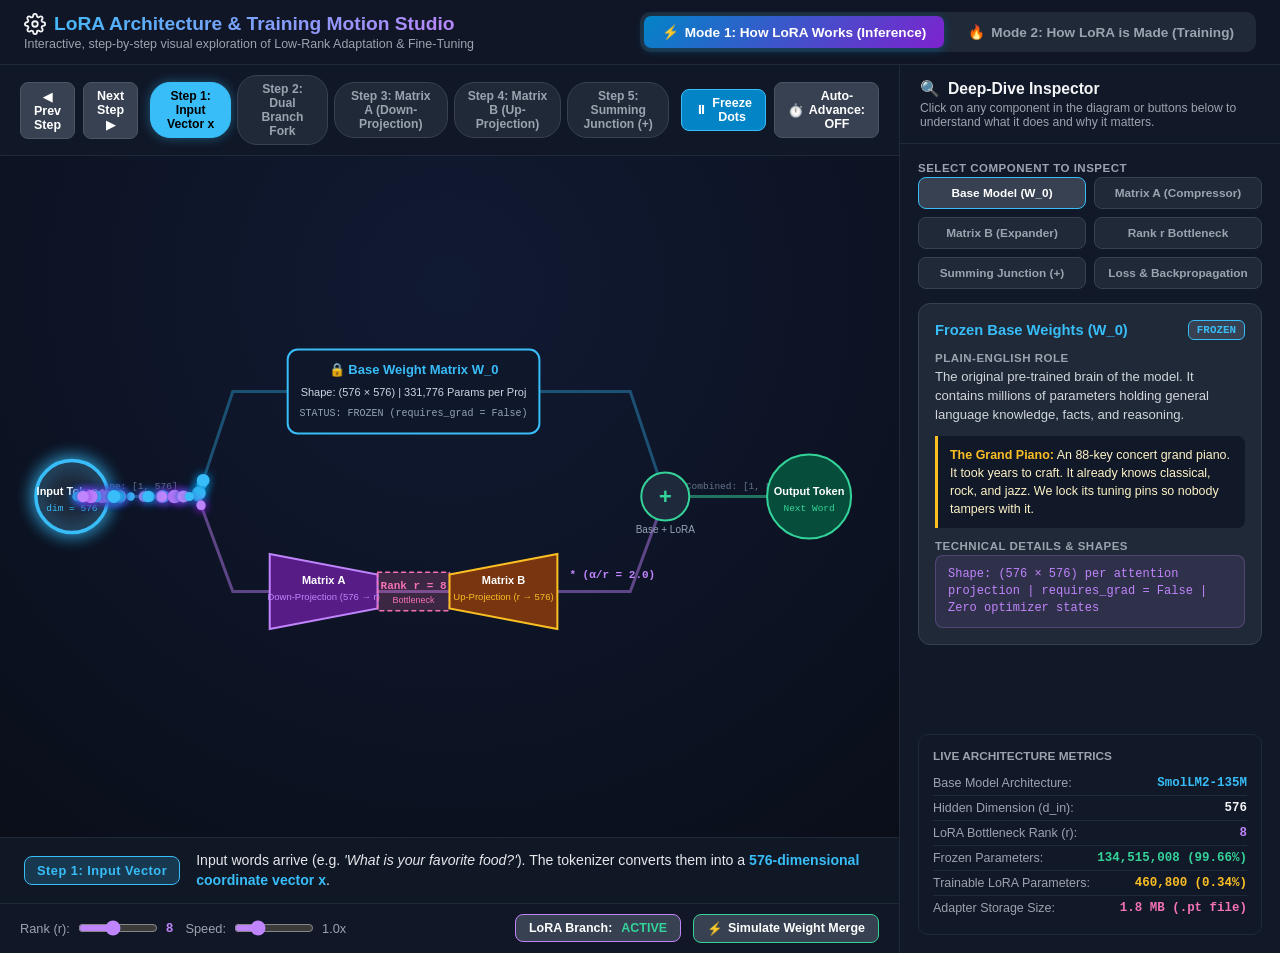
<file: lora_visualizer.html>
<!doctype html>
<html lang="en">
  <head>
    <meta charset="UTF-8" />
    <meta name="viewport" content="width=device-width, initial-scale=1.0" />
    <title>LoRA Interactive Visualizer: Step-by-Step & Detailed Guide</title>
    <style>
      :root {
        --bg: #090d16;
        --card-bg: #111827;
        --card-border: #1f2937;
        --text: #f3f4f6;
        --text-muted: #9ca3af;
        --accent-blue: #38bdf8;
        --accent-purple: #c084fc;
        --accent-pink: #f472b6;
        --accent-amber: #fbbf24;
        --accent-green: #34d399;
        --accent-red: #f87171;
      }

      * {
        box-sizing: border-box;
        margin: 0;
        padding: 0;
        font-family:
          -apple-system, BlinkMacSystemFont, 'Segoe UI', Roboto, Oxygen, Ubuntu,
          Cantarell, sans-serif;
      }

      body {
        background-color: var(--bg);
        color: var(--text);
        min-height: 100vh;
        display: flex;
        flex-direction: column;
        overflow-x: hidden;
      }

      /* Top Navigation Header */
      header {
        padding: 12px 24px;
        border-bottom: 1px solid var(--card-border);
        background: rgba(17, 24, 39, 0.95);
        backdrop-filter: blur(12px);
        display: flex;
        justify-content: space-between;
        align-items: center;
        position: sticky;
        top: 0;
        z-index: 50;
      }

      .title-group h1 {
        font-size: 1.2rem;
        font-weight: 700;
        background: linear-gradient(135deg, #38bdf8, #c084fc);
        background-clip: text;
        -webkit-background-clip: text;
        -webkit-text-fill-color: transparent;
        display: flex;
        align-items: center;
        gap: 8px;
      }

      .title-group p {
        font-size: 0.78rem;
        color: var(--text-muted);
        margin-top: 2px;
      }

      /* Mode Selection Tabs */
      .mode-tabs {
        display: flex;
        background: #1f2937;
        padding: 4px;
        border-radius: 10px;
        gap: 6px;
      }

      .tab-btn {
        padding: 8px 18px;
        border: none;
        background: transparent;
        color: var(--text-muted);
        border-radius: 7px;
        cursor: pointer;
        font-size: 0.85rem;
        font-weight: 700;
        transition: all 0.2s ease;
        display: flex;
        align-items: center;
        gap: 6px;
      }

      .tab-btn.active.inference {
        background: linear-gradient(135deg, #0284c7, #7e22ce);
        color: #fff;
        box-shadow: 0 2px 10px rgba(2, 132, 199, 0.4);
      }

      .tab-btn.active.training {
        background: linear-gradient(135deg, #b91c1c, #d97706);
        color: #fff;
        box-shadow: 0 2px 10px rgba(185, 28, 28, 0.4);
      }

      /* Main Grid Layout */
      .app-container {
        display: grid;
        grid-template-columns: 1fr 380px;
        flex: 1;
        height: calc(100vh - 66px);
      }

      /* Visualizer Stage */
      .canvas-section {
        display: flex;
        flex-direction: column;
        position: relative;
        border-right: 1px solid var(--card-border);
        background: radial-gradient(
          circle at 50% 25%,
          #111a33 0%,
          #090d16 100%
        );
        overflow: hidden;
      }

      /* Step Navigation Bar */
      .step-navigator {
        padding: 10px 20px;
        background: rgba(17, 24, 39, 0.9);
        border-bottom: 1px solid var(--card-border);
        display: flex;
        align-items: center;
        justify-content: space-between;
        gap: 12px;
        z-index: 10;
      }

      .step-btn-group {
        display: flex;
        gap: 6px;
        align-items: center;
      }

      .step-pill {
        background: #1f2937;
        border: 1px solid #374151;
        color: var(--text-muted);
        padding: 6px 12px;
        border-radius: 20px;
        font-size: 0.76rem;
        font-weight: 700;
        cursor: pointer;
        transition: all 0.15s ease;
      }

      .step-pill:hover {
        background: #374151;
        color: #fff;
      }

      .step-pill.active {
        background: var(--accent-blue);
        color: #000;
        border-color: var(--accent-blue);
        box-shadow: 0 0 12px rgba(56, 189, 248, 0.4);
      }

      .step-pill.active.train {
        background: var(--accent-amber);
        color: #000;
        border-color: var(--accent-amber);
        box-shadow: 0 0 12px rgba(251, 191, 36, 0.4);
      }

      .step-nav-btn {
        background: #374151;
        color: #fff;
        border: 1px solid #4b5563;
        padding: 6px 13px;
        border-radius: 8px;
        font-size: 0.78rem;
        font-weight: 700;
        cursor: pointer;
        display: flex;
        align-items: center;
        gap: 5px;
        transition: all 0.15s ease;
      }

      .step-nav-btn:hover {
        background: #4b5563;
      }

      /* Canvas */
      #visualizer-canvas {
        flex: 1;
        width: 100%;
        height: 100%;
        display: block;
      }

      /* Bottom Control Bar */
      .bottom-bar {
        padding: 10px 20px;
        background: rgba(17, 24, 39, 0.95);
        border-top: 1px solid var(--card-border);
        display: flex;
        align-items: center;
        justify-content: space-between;
        gap: 16px;
        z-index: 10;
      }

      .control-cluster {
        display: flex;
        align-items: center;
        gap: 12px;
      }

      .slider-item {
        display: flex;
        align-items: center;
        gap: 8px;
        font-size: 0.8rem;
        color: var(--text-muted);
      }

      .slider-item input[type='range'] {
        width: 80px;
        accent-color: var(--accent-purple);
        cursor: pointer;
      }

      /* Step Explanation Banner (Under Canvas) */
      .step-banner {
        background: rgba(17, 24, 39, 0.92);
        border-top: 1px solid #1f2937;
        padding: 12px 24px;
        display: flex;
        align-items: center;
        gap: 16px;
      }

      .step-badge-large {
        padding: 6px 12px;
        border-radius: 8px;
        font-weight: 800;
        font-size: 0.8rem;
        letter-spacing: 0.5px;
        white-space: nowrap;
      }

      .step-desc-text {
        font-size: 0.88rem;
        line-height: 1.45;
        color: #e5e7eb;
      }

      .step-desc-text strong {
        color: var(--accent-blue);
      }

      /* Sidebar / Deep-Dive Inspector */
      .sidebar {
        background: var(--card-bg);
        display: flex;
        flex-direction: column;
        overflow-y: auto;
      }

      .sidebar-header {
        padding: 14px 20px;
        border-bottom: 1px solid var(--card-border);
      }

      .sidebar-header h2 {
        font-size: 0.98rem;
        font-weight: 700;
        color: #f3f4f6;
        display: flex;
        align-items: center;
        gap: 8px;
      }

      .sidebar-header p {
        font-size: 0.76rem;
        color: var(--text-muted);
        margin-top: 3px;
      }

      .inspector-body {
        padding: 18px;
        display: flex;
        flex-direction: column;
        gap: 14px;
        flex: 1;
      }

      /* Component Picker Grid */
      .component-grid {
        display: grid;
        grid-template-columns: 1fr 1fr;
        gap: 8px;
      }

      .comp-btn {
        background: #1f2937;
        border: 1px solid #374151;
        color: var(--text-muted);
        padding: 8px 6px;
        border-radius: 8px;
        font-size: 0.74rem;
        font-weight: 700;
        cursor: pointer;
        text-align: center;
        transition: all 0.15s ease;
      }

      .comp-btn:hover,
      .comp-btn.active {
        background: #374151;
        color: #fff;
        border-color: var(--accent-blue);
      }

      /* Detailed Explanatory Card */
      .detail-card {
        background: #1f2937;
        border: 1px solid #374151;
        border-radius: 12px;
        padding: 16px;
        display: flex;
        flex-direction: column;
        gap: 12px;
      }

      .detail-head {
        display: flex;
        justify-content: space-between;
        align-items: center;
      }

      .detail-title {
        font-size: 0.92rem;
        font-weight: 800;
        color: var(--accent-blue);
      }

      .detail-badge {
        font-size: 0.68rem;
        font-family: monospace;
        padding: 3px 8px;
        border-radius: 6px;
        background: #374151;
        color: var(--text-muted);
        font-weight: 700;
      }

      .section-label {
        font-size: 0.72rem;
        font-weight: 800;
        text-transform: uppercase;
        letter-spacing: 0.5px;
        color: var(--text-muted);
        margin-bottom: 3px;
      }

      .detail-text {
        font-size: 0.82rem;
        color: #d1d5db;
        line-height: 1.45;
      }

      .detail-box-analogy {
        background: #111827;
        border-left: 3px solid var(--accent-amber);
        padding: 10px 12px;
        border-radius: 0 8px 8px 0;
        font-size: 0.78rem;
        color: #fef3c7;
        line-height: 1.45;
      }

      .detail-box-analogy strong {
        color: var(--accent-amber);
      }

      .detail-box-math {
        background: rgba(192, 132, 252, 0.1);
        border: 1px solid rgba(192, 132, 252, 0.25);
        padding: 10px 12px;
        border-radius: 8px;
        font-family: monospace;
        font-size: 0.75rem;
        color: var(--accent-purple);
        line-height: 1.4;
      }

      /* Architecture Metrics Table */
      .metric-box {
        margin-top: auto;
        background: #111827;
        padding: 14px;
        border-radius: 10px;
        border: 1px solid var(--card-border);
      }

      .metric-row {
        display: flex;
        justify-content: space-between;
        font-size: 0.78rem;
        padding: 5px 0;
        border-bottom: 1px solid #1f2937;
      }

      .metric-row:last-child {
        border-bottom: none;
      }

      .metric-row span:first-child {
        color: var(--text-muted);
      }

      .metric-val {
        font-family: monospace;
        font-weight: 700;
      }
    </style>
  </head>
  <body>
    <!-- Top Header Navigation -->
    <header>
      <div class="title-group">
        <h1>
          <svg
            width="22"
            height="22"
            viewBox="0 0 24 24"
            fill="none"
            stroke="currentColor"
            stroke-width="2">
            <circle cx="12" cy="12" r="3"></circle>
            <path
              d="M19.4 15a1.65 1.65 0 0 0 .33 1.82l.06.06a2 2 0 0 1 0 2.83 2 2 0 0 1-2.83 0l-.06-.06a1.65 1.65 0 0 0-1.82-.33 1.65 1.65 0 0 0-1 1.51V21a2 2 0 0 1-2 2 2 2 0 0 1-2-2v-.09A1.65 1.65 0 0 0 9 19.4a1.65 1.65 0 0 0-1.82.33l-.06.06a2 2 0 0 1-2.83 0 2 2 0 0 1 0-2.83l.06-.06a1.65 1.65 0 0 0 .33-1.82 1.65 1.65 0 0 0-1.51-1H3a2 2 0 0 1-2-2 2 2 0 0 1 2-2h.09A1.65 1.65 0 0 0 4.6 9a1.65 1.65 0 0 0-.33-1.82l-.06-.06a2 2 0 0 1 0-2.83 2 2 0 0 1 2.83 0l.06.06a1.65 1.65 0 0 0 1.82.33H9a1.65 1.65 0 0 0 1-1.51V3a2 2 0 0 1 2-2 2 2 0 0 1 2 2v.09a1.65 1.65 0 0 0 1 1.51 1.65 1.65 0 0 0 1.82-.33l.06-.06a2 2 0 0 1 2.83 0 2 2 0 0 1 0 2.83l-.06.06a1.65 1.65 0 0 0-.33 1.82V9a1.65 1.65 0 0 0 1.51 1H21a2 2 0 0 1 2 2 2 2 0 0 1-2 2h-.09a1.65 1.65 0 0 0-1.51 1z"></path>
          </svg>
          LoRA Architecture & Training Motion Studio
        </h1>
        <p>
          Interactive, step-by-step visual exploration of Low-Rank Adaptation &
          Fine-Tuning
        </p>
      </div>

      <!-- Mode Selector Tabs -->
      <div class="mode-tabs">
        <button
          id="tab-inference"
          class="tab-btn active inference"
          onclick="setMode('inference')">
          <span>⚡</span> Mode 1: How LoRA Works (Inference)
        </button>
        <button id="tab-training" class="tab-btn" onclick="setMode('training')">
          <span>🔥</span> Mode 2: How LoRA is Made (Training)
        </button>
      </div>
    </header>

    <!-- Main Work Stage -->
    <div class="app-container">
      <!-- Canvas Section -->
      <div class="canvas-section">
        <!-- Step Navigator Header -->
        <div class="step-navigator">
          <div style="display: flex; align-items: center; gap: 8px">
            <button class="step-nav-btn" onclick="prevStep()">
              ◀ Prev Step
            </button>
            <button class="step-nav-btn" onclick="nextStep()">
              Next Step ▶
            </button>
          </div>

          <div id="step-pills-container" class="step-btn-group">
            <!-- Populated dynamically based on Mode -->
          </div>

          <div style="display: flex; align-items: center; gap: 8px">
            <!-- Dedicated Freeze/Play Motion Button -->
            <button
              id="motion-btn"
              class="step-nav-btn"
              onclick="toggleMotion()"
              style="background: #0284c7; border-color: #38bdf8"
              title="Click to freeze or unfreeze data particles (Shortcut: Space)">
              <span id="motion-icon">⏸</span>
              <span id="motion-text">Freeze Dots</span>
            </button>
            <!-- Auto Step Progression Button -->
            <button
              id="auto-step-btn"
              class="step-nav-btn"
              onclick="toggleAutoStep()"
              style="background: #374151"
              title="Cycle steps automatically every 3.5 seconds">
              <span id="auto-step-icon">⏱️</span>
              <span id="auto-step-text">Auto-Advance: OFF</span>
            </button>
          </div>
        </div>

        <!-- Main Canvas -->
        <canvas id="visualizer-canvas"></canvas>

        <!-- Step Narration Banner -->
        <div class="step-banner">
          <div
            id="step-badge"
            class="step-badge-large"
            style="
              background: rgba(56, 189, 248, 0.2);
              color: var(--accent-blue);
              border: 1px solid var(--accent-blue);
            ">
            Step 1: Input Vector x
          </div>
          <div id="step-desc" class="step-desc-text">
            Input words arrive as numerical coordinates (Vector x of dimension
            576)...
          </div>
        </div>

        <!-- Bottom Interactive Controls -->
        <div class="bottom-bar">
          <div class="control-cluster">
            <div class="slider-item">
              <span>Rank (r):</span>
              <input
                type="range"
                id="rank-slider"
                min="2"
                max="16"
                step="2"
                value="8"
                oninput="changeRank(this.value)" />
              <strong
                id="rank-val"
                style="color: var(--accent-purple); font-family: monospace"
                >8</strong
              >
            </div>

            <div class="slider-item">
              <span>Speed:</span>
              <input
                type="range"
                id="speed-slider"
                min="0.5"
                max="2.5"
                step="0.25"
                value="1.0"
                oninput="changeSpeed(this.value)" />
              <span id="speed-val">1.0x</span>
            </div>
          </div>

          <div class="control-cluster">
            <button
              id="toggle-lora-btn"
              class="step-nav-btn"
              onclick="toggleLoRA()"
              style="border-color: var(--accent-purple)">
              LoRA Branch:
              <strong
                id="lora-state-label"
                style="color: var(--accent-green); margin-left: 4px"
                >ACTIVE</strong
              >
            </button>
            <button
              id="merge-btn"
              class="step-nav-btn"
              onclick="toggleMerge()"
              style="border-color: var(--accent-green)">
              <span id="merge-icon">⚡</span>
              <span id="merge-text">Simulate Weight Merge</span>
            </button>
          </div>
        </div>
      </div>

      <!-- Right Sidebar Inspector -->
      <aside class="sidebar">
        <div class="sidebar-header">
          <h2><span>🔍</span> Deep-Dive Inspector</h2>
          <p>
            Click on any component in the diagram or buttons below to understand
            what it does and why it matters.
          </p>
        </div>

        <div class="inspector-body">
          <!-- Component Selector Chips -->
          <div>
            <div class="section-label">Select Component to Inspect</div>
            <div class="component-grid">
              <button class="comp-btn active" onclick="inspectComponent('w0')">
                Base Model (W_0)
              </button>
              <button class="comp-btn" onclick="inspectComponent('matrixA')">
                Matrix A (Compressor)
              </button>
              <button class="comp-btn" onclick="inspectComponent('matrixB')">
                Matrix B (Expander)
              </button>
              <button class="comp-btn" onclick="inspectComponent('bottleneck')">
                Rank r Bottleneck
              </button>
              <button class="comp-btn" onclick="inspectComponent('junction')">
                Summing Junction (+)
              </button>
              <button class="comp-btn" onclick="inspectComponent('loss')">
                Loss & Backpropagation
              </button>
            </div>
          </div>

          <!-- Dynamic Card -->
          <div id="inspector-card" class="detail-card">
            <div class="detail-head">
              <span id="card-title" class="detail-title"
                >Frozen Base Weights (W_0)</span
              >
              <span
                id="card-badge"
                class="detail-badge"
                style="
                  color: var(--accent-blue);
                  border: 1px solid var(--accent-blue);
                "
                >FROZEN</span
              >
            </div>

            <div>
              <div class="section-label">Plain-English Role</div>
              <div id="card-plain" class="detail-text">
                The original pre-trained brain of the model. It contains
                millions of parameters holding general language knowledge,
                facts, and reasoning.
              </div>
            </div>

            <div id="card-analogy" class="detail-box-analogy">
              <strong>The Grand Piano:</strong> An 88-key concert grand piano.
              It took years to craft. It already knows classical, rock, and
              jazz. We lock its tuning pins so nobody tampers with it.
            </div>

            <div>
              <div class="section-label">Technical Details & Shapes</div>
              <div id="card-math" class="detail-box-math">
                Shape: (576 × 576) per attention projection | requires_grad =
                False | Zero optimizer states
              </div>
            </div>
          </div>

          <!-- Architecture Metrics Box -->
          <div class="metric-box">
            <div
              style="
                font-size: 0.74rem;
                font-weight: 800;
                text-transform: uppercase;
                color: var(--text-muted);
                margin-bottom: 8px;
              ">
              Live Architecture Metrics
            </div>
            <div class="metric-row">
              <span>Base Model Architecture:</span>
              <span class="metric-val" style="color: var(--accent-blue)"
                >SmolLM2-135M</span
              >
            </div>
            <div class="metric-row">
              <span>Hidden Dimension (d_in):</span>
              <span class="metric-val">576</span>
            </div>
            <div class="metric-row">
              <span>LoRA Bottleneck Rank (r):</span>
              <span
                id="metric-rank"
                class="metric-val"
                style="color: var(--accent-purple)"
                >8</span
              >
            </div>
            <div class="metric-row">
              <span>Frozen Parameters:</span>
              <span class="metric-val" style="color: var(--accent-green)"
                >134,515,008 (99.66%)</span
              >
            </div>
            <div class="metric-row">
              <span>Trainable LoRA Parameters:</span>
              <span
                id="metric-lora-params"
                class="metric-val"
                style="color: var(--accent-amber)"
                >460,800 (0.34%)</span
              >
            </div>
            <div class="metric-row">
              <span>Adapter Storage Size:</span>
              <span class="metric-val" style="color: var(--accent-pink)"
                >1.8 MB (.pt file)</span
              >
            </div>
          </div>
        </div>
      </aside>
    </div>

    <script>
      // Canvas Setup
      const canvas = document.getElementById('visualizer-canvas');
      const ctx = canvas.getContext('2d');

      let width = 0;
      let height = 0;

      function resizeCanvas() {
        const rect = canvas.getBoundingClientRect();
        width = rect.width;
        height = rect.height;
        canvas.width = width * window.devicePixelRatio;
        canvas.height = height * window.devicePixelRatio;
        ctx.scale(window.devicePixelRatio, window.devicePixelRatio);
      }

      window.addEventListener('resize', () => {
        resizeCanvas();
        draw();
      });

      // Application State
      let currentMode = 'inference'; // 'inference' or 'training'
      let currentStep = 1;
      let isMotionActive = true; // Controls whether dots physically move
      let autoStep = false; // Controls whether steps advance automatically
      let autoStepTimer = 0;
      let speed = 1.0;
      let currentRank = 8;
      let loraEnabled = true;
      let isMerged = false;

      // Moving Particles
      let particles = [];

      // Step Definitions for Mode 1 (Inference)
      const INFERENCE_STEPS = [
        {
          num: 1,
          title: 'Input Vector x',
          badge: 'Step 1: Input Vector',
          desc: "Input words arrive (e.g. <em>'What is your favorite food?'</em>). The tokenizer converts them into a <strong>576-dimensional coordinate vector x</strong>.",
          highlight: 'input',
          rangeStart: 0.0,
          rangeEnd: 0.22,
        },
        {
          num: 2,
          title: 'Dual Branch Fork',
          badge: 'Step 2: Signal Fork',
          desc: 'Vector x splits: <strong>99.66%</strong> of computation runs through the locked Base Model (W_0). In parallel, a copy enters the LoRA side-track.',
          highlight: 'fork',
          rangeStart: 0.2,
          rangeEnd: 0.45,
        },
        {
          num: 3,
          title: 'Matrix A (Down-Projection)',
          badge: 'Step 3: Compression',
          desc: 'Matrix A compresses the 576 dimensions down into an <strong>r=8 bottleneck</strong>. Only the essential task directions pass through.',
          highlight: 'matrixA',
          rangeStart: 0.35,
          rangeEnd: 0.65,
        },
        {
          num: 4,
          title: 'Matrix B (Up-Projection)',
          badge: 'Step 4: Tone Expansion',
          desc: 'Matrix B takes the 8 signals, expands them back up to 576 dimensions, and applies the <strong>scaling factor (α/r)</strong> to deliver the pirate tone.',
          highlight: 'matrixB',
          rangeStart: 0.55,
          rangeEnd: 0.82,
        },
        {
          num: 5,
          title: 'Summing Junction (+)',
          badge: 'Step 5: Output Merge',
          desc: "The base knowledge from W_0 and the pirate tone from B*A sum together at <strong>(+)</strong> to generate: <em>'Ahoy matey! Naught beats beef!'</em>",
          highlight: 'junction',
          rangeStart: 0.75,
          rangeEnd: 1.0,
        },
      ];

      // Step Definitions for Mode 2 (Training)
      const TRAINING_STEPS = [
        {
          num: 1,
          title: 'Forward Guess',
          badge: 'Step 1: Forward Pass',
          desc: "Model reads training prompt <em>'What is your favorite food?'</em> and makes initial guess: <em>'As an AI, I don't eat...'</em>",
          highlight: 'forward_guess',
        },
        {
          num: 2,
          title: 'Loss Calculation',
          badge: 'Step 2: Error Detected',
          desc: "Target was <strong>'Ahoy matey!'</strong>. Cross-Entropy Loss registers high error (2.96). The referee prepares the gradient wave!",
          highlight: 'loss_calc',
        },
        {
          num: 3,
          title: 'Backpropagation Wave',
          badge: 'Step 3: Gradients Flow',
          desc: "Calculus computes gradients telling the network how to adjust every dial to favor 'Ahoy' and suppress 'Hello'. Gradients travel backward.",
          highlight: 'backprop_wave',
        },
        {
          num: 4,
          title: 'Base Model Blocked',
          badge: 'Step 4: W_0 Forcefield',
          desc: 'Gradients attempt to hit W_0, but the <strong>requires_grad = False</strong> forcefield blocks them! 100% of base weights are untouched.',
          highlight: 'base_blocked',
        },
        {
          num: 5,
          title: 'Updating Matrices A & B',
          badge: 'Step 5: LoRA Updated',
          desc: 'Gradients flow exclusively into <strong>Matrix A and Matrix B</strong> (only 460k params). Loss drops from 2.96 to 0.04. Adapter is saved!',
          highlight: 'lora_updated',
        },
      ];

      // Jargon Component Database
      const JARGON_DETAILS = {
        w0: {
          title: 'Base Weight Matrix (W_0)',
          badge: 'FROZEN',
          badgeColor: 'var(--accent-blue)',
          plain:
            'The original pre-trained brain of the model. It contains all general world knowledge and language ability. It is completely locked during LoRA.',
          analogy:
            'The Grand Piano: An 88-key concert grand piano. It took master craftsmen years to tune. It is untouched during the performance.',
          math: 'Shape: (576 × 576) per attention projection | requires_grad = False | Zero optimizer states',
        },
        matrixA: {
          title: 'Matrix A (The Down-Projection / Compressor)',
          badge: 'TRAINABLE',
          badgeColor: 'var(--accent-purple)',
          plain:
            "A slim matrix that takes high-dimensional tokens and compresses them into a tiny bottleneck of width 'r'.",
          analogy:
            'The Sound Sensors: 88 tiny microphones that listen to the 88 piano keys and condense them into just 4 summary mood signals.',
          math: 'Shape: (r × d_in) = (8 × 576) | Initialized with Random Gaussian (Kaiming uniform)',
        },
        matrixB: {
          title: 'Matrix B (The Up-Projection / Expander)',
          badge: 'TRAINABLE',
          badgeColor: 'var(--accent-amber)',
          plain:
            "Takes the compressed 'r' signals and expands them back up to the full dimension. Initialized to ALL ZEROS so step 0 causes zero damage.",
          analogy:
            'The Actuators: 4 mechanical dampers that take the 4 mood signals and gently touch piano strings to adjust the tone.',
          math: 'Shape: (d_out × r) = (576 × 8) | Initialized to ALL ZEROS (Delta W = B @ A = 0 at start)',
        },
        bottleneck: {
          title: 'Rank Bottleneck (r)',
          badge: 'HYPERPARAMETER',
          badgeColor: 'var(--accent-pink)',
          plain:
            "The narrow corridor of width 'r'. It forces the network to only learn the most important directions of variation for the task.",
          analogy:
            'The Car Steering: A car has 30,000 parts, but driving it only requires 2 controls (wheel & gas). Rank is the number of controls.',
          math: 'Rank r << min(d_in, d_out) | e.g., r = 8 vs. d = 576 (98.6% compression per layer)',
        },
        junction: {
          title: 'Summing Junction (+)',
          badge: 'COMBINATION',
          badgeColor: 'var(--accent-green)',
          plain:
            'Where the original base sound and the LoRA adjustment meet and sum together into the final output vector h.',
          analogy:
            'Acoustic Blend: The acoustic resonance of the piano strings blending with the gentle dampening from the clip-on adapter.',
          math: 'h = W_0(x) + (alpha / r) * (B @ A @ x)',
        },
        loss: {
          title: 'Cross-Entropy Loss & Backprop',
          badge: 'TRAINING ONLY',
          badgeColor: 'var(--accent-red)',
          plain:
            'The referee penalty measuring how surprised the model was by the correct word. Gradients flow backward downhill toward lower error.',
          analogy:
            'The Foggy Mountain: Feeling the slope beneath your feet blindfolded. Gradients tell you which way is downhill toward the valley.',
          math: 'Loss = -log(P_target) | Gradients blocked at W_0; updates only flow to A and B',
        },
      };

      function inspectComponent(key) {
        const data = JARGON_DETAILS[key];
        if (!data) return;

        document
          .querySelectorAll('.comp-btn')
          .forEach((btn) => btn.classList.remove('active'));
        event?.target?.classList?.add('active');

        document.getElementById('card-title').textContent = data.title;
        const badge = document.getElementById('card-badge');
        badge.textContent = data.badge;
        badge.style.color = data.badgeColor;
        badge.style.borderColor = data.badgeColor;

        document.getElementById('card-plain').textContent = data.plain;
        document.getElementById('card-analogy').innerHTML =
          `<strong>Analogy:</strong> ${data.analogy}`;
        document.getElementById('card-math').innerHTML = data.math;
      }

      function setMode(mode) {
        currentMode = mode;
        currentStep = 1;
        document
          .getElementById('tab-inference')
          .classList.toggle('active', mode === 'inference');
        document
          .getElementById('tab-training')
          .classList.toggle('active', mode === 'training');
        renderStepPills();
        updateStepUI();
        if (!isMotionActive) {
          spawnStepIndicatorParticles();
        } else {
          particles = [];
        }
        draw();
      }

      function renderStepPills() {
        const container = document.getElementById('step-pills-container');
        container.innerHTML = '';
        const steps =
          currentMode === 'inference' ? INFERENCE_STEPS : TRAINING_STEPS;

        steps.forEach((s) => {
          const btn = document.createElement('button');
          btn.className = `step-pill ${s.num === currentStep ? 'active' : ''} ${currentMode === 'training' ? 'train' : ''}`;
          btn.textContent = `Step ${s.num}: ${s.title}`;
          btn.onclick = () => goToStep(s.num);
          container.appendChild(btn);
        });
      }

      // Spawns stationary indicator particles at the active step when motion is frozen
      function spawnStepIndicatorParticles() {
        particles = [];
        if (currentMode === 'inference') {
          const stepData = INFERENCE_STEPS[currentStep - 1];
          const midT = (stepData.rangeStart + stepData.rangeEnd) / 2;
          particles.push(new Particle('forward', 'base', midT));
          if (loraEnabled && !isMerged && currentStep >= 2) {
            particles.push(new Particle('forward', 'lora', midT));
          }
        } else {
          if (currentStep >= 3) {
            const gradT = currentStep === 3 ? 0.25 : (currentStep === 4 ? 0.55 : 0.85);
            particles.push(new Particle('gradient', 'lora_back', gradT));
          }
        }
      }

      function goToStep(num) {
        currentStep = num;
        autoStep = false;
        updateAutoStepButton();
        updateStepUI();
        if (!isMotionActive) {
          spawnStepIndicatorParticles();
        } else {
          particles = [];
        }
        draw();
      }

      function prevStep() {
        const maxSteps =
          currentMode === 'inference'
            ? INFERENCE_STEPS.length
            : TRAINING_STEPS.length;
        currentStep = currentStep > 1 ? currentStep - 1 : maxSteps;
        autoStep = false;
        updateAutoStepButton();
        updateStepUI();
        if (!isMotionActive) {
          spawnStepIndicatorParticles();
        } else {
          particles = [];
        }
        draw();
      }

      function nextStep() {
        const maxSteps =
          currentMode === 'inference'
            ? INFERENCE_STEPS.length
            : TRAINING_STEPS.length;
        currentStep = currentStep < maxSteps ? currentStep + 1 : 1;
        autoStep = false;
        updateAutoStepButton();
        updateStepUI();
        if (!isMotionActive) {
          spawnStepIndicatorParticles();
        } else {
          particles = [];
        }
        draw();
      }

      // Toggle Particle Physical Motion (Moving vs Frozen)
      function toggleMotion() {
        isMotionActive = !isMotionActive;
        updateMotionButton();
        if (!isMotionActive && particles.length === 0) {
          spawnStepIndicatorParticles();
        }
        draw();
      }

      function updateMotionButton() {
        const icon = document.getElementById('motion-icon');
        const text = document.getElementById('motion-text');
        const btn = document.getElementById('motion-btn');

        if (isMotionActive) {
          icon.textContent = '⏸';
          text.textContent = 'Freeze Dots';
          btn.style.background = '#0284c7';
          btn.style.borderColor = '#38bdf8';
          btn.title = 'Click to freeze data particles in place (Shortcut: Space)';
        } else {
          icon.textContent = '▶';
          text.textContent = 'Resume Motion';
          btn.style.background = '#b45309';
          btn.style.borderColor = '#f59e0b';
          btn.title = 'Click to let data particles move continuously (Shortcut: Space)';
        }
      }

      // Toggle Automatic Step Progression (Timer)
      function toggleAutoStep() {
        autoStep = !autoStep;
        if (autoStep && !isMotionActive) {
          isMotionActive = true;
          updateMotionButton();
        }
        updateAutoStepButton();
      }

      function updateAutoStepButton() {
        const icon = document.getElementById('auto-step-icon');
        const text = document.getElementById('auto-step-text');
        const btn = document.getElementById('auto-step-btn');

        if (autoStep) {
          icon.textContent = '⏱️';
          text.textContent = 'Auto-Advance: ON';
          btn.style.background = '#2563eb';
          btn.style.borderColor = '#3b82f6';
        } else {
          icon.textContent = '⏱️';
          text.textContent = 'Auto-Advance: OFF';
          btn.style.background = '#374151';
          btn.style.borderColor = '#4b5563';
        }
      }

      // Keyboard Controls
      window.addEventListener('keydown', (e) => {
        if (e.target.tagName === 'INPUT') return;
        if (e.code === 'Space') {
          e.preventDefault();
          toggleMotion();
        } else if (e.code === 'ArrowRight') {
          e.preventDefault();
          nextStep();
        } else if (e.code === 'ArrowLeft') {
          e.preventDefault();
          prevStep();
        }
      });

      function updateStepUI() {
        const steps =
          currentMode === 'inference' ? INFERENCE_STEPS : TRAINING_STEPS;
        const stepData = steps[currentStep - 1];

        // Update pills
        document.querySelectorAll('.step-pill').forEach((pill, idx) => {
          pill.classList.toggle('active', idx + 1 === currentStep);
        });

        // Update narration banner
        const badge = document.getElementById('step-badge');
        badge.textContent = stepData.badge;
        if (currentMode === 'inference') {
          badge.style.color = 'var(--accent-blue)';
          badge.style.borderColor = 'var(--accent-blue)';
          badge.style.background = 'rgba(56, 189, 248, 0.2)';
        } else {
          badge.style.color = 'var(--accent-amber)';
          badge.style.borderColor = 'var(--accent-amber)';
          badge.style.background = 'rgba(251, 191, 36, 0.2)';
        }

        document.getElementById('step-desc').innerHTML = stepData.desc;
      }

      function changeRank(val) {
        currentRank = parseInt(val);
        document.getElementById('rank-val').textContent = val;
        document.getElementById('metric-rank').textContent = val;
        const totalParams = currentRank * 576 * 2 * 30 * 2;
        document.getElementById('metric-lora-params').textContent =
          `${totalParams.toLocaleString()} (${((totalParams / 135000000) * 100).toFixed(2)}%)`;
        draw();
      }

      function changeSpeed(val) {
        speed = parseFloat(val);
        document.getElementById('speed-val').textContent = `${val}x`;
      }

      function toggleLoRA() {
        if (isMerged) return;
        loraEnabled = !loraEnabled;
        const label = document.getElementById('lora-state-label');
        label.textContent = loraEnabled ? 'ACTIVE' : 'BYPASSED';
        label.style.color = loraEnabled
          ? 'var(--accent-green)'
          : 'var(--accent-red)';
        draw();
      }

      function toggleMerge() {
        isMerged = !isMerged;
        const btnText = document.getElementById('merge-text');
        const icon = document.getElementById('merge-icon');

        if (isMerged) {
          btnText.textContent = 'Unmerge Weights';
          icon.textContent = '↩️';
          loraEnabled = false;
          document.getElementById('lora-state-label').textContent =
            'MERGED INTO W_0';
          document.getElementById('lora-state-label').style.color =
            'var(--accent-green)';
        } else {
          btnText.textContent = 'Simulate Weight Merge';
          icon.textContent = '⚡';
          loraEnabled = true;
          document.getElementById('lora-state-label').textContent = 'ACTIVE';
          document.getElementById('lora-state-label').style.color =
            'var(--accent-green)';
        }
        draw();
      }

      // Canvas Particle Class
      class Particle {
        constructor(type, path, startProgress = 0) {
          this.type = type;
          this.path = path;
          this.t = startProgress;
          this.speed = (0.007 + Math.random() * 0.003) * speed;
          this.size = 4 + Math.random() * 3;
        }

        update() {
          if (!isMotionActive) return true; // Freeze in place when paused!
          this.t += this.speed;
          return this.t <= 1.0;
        }
      }

      // Main Draw Engine
      function draw() {
        if (!width || !height) {
          resizeCanvas();
        }

        ctx.clearRect(0, 0, width, height);

        // Coordinate Layout
        const centerY = height / 2;
        const startX = width * 0.08;
        const forkX = width * 0.22;
        const joinX = width * 0.74;
        const endX = width * 0.9;

        const topY = centerY - 105;
        const bottomY = centerY + 95;

        // Draw Main Circuit Wires with clear styling
        ctx.lineWidth = 3;
        ctx.lineCap = 'round';

        // Wire: Input -> Fork
        drawWire(
          startX,
          centerY,
          forkX,
          centerY,
          'rgba(56, 189, 248, 0.4)',
          'Shape: [1, 576]',
        );

        if (isMerged) {
          // Direct single path when merged
          drawWire(
            forkX,
            centerY,
            endX,
            centerY,
            'rgba(52, 211, 153, 0.7)',
            'Single Merged Path W_new (0 extra latency)',
          );
        } else {
          // Wire: Upper Base Branch
          ctx.strokeStyle = 'rgba(56, 189, 248, 0.35)';
          ctx.beginPath();
          ctx.moveTo(forkX, centerY);
          ctx.lineTo(forkX + 35, topY);
          ctx.lineTo(joinX - 35, topY);
          ctx.lineTo(joinX, centerY);
          ctx.stroke();

          // Wire: Lower LoRA Branch
          ctx.strokeStyle = loraEnabled
            ? 'rgba(192, 132, 252, 0.45)'
            : 'rgba(75, 85, 99, 0.2)';
          ctx.beginPath();
          ctx.moveTo(forkX, centerY);
          ctx.lineTo(forkX + 35, bottomY);
          ctx.lineTo(joinX - 35, bottomY);
          ctx.lineTo(joinX, centerY);
          ctx.stroke();

          // Wire: Join -> Output
          drawWire(
            joinX,
            centerY,
            endX,
            centerY,
            'rgba(52, 211, 153, 0.5)',
            'Combined: [1, 576]',
          );
        }

        // -------------------------------------------------------------
        // DRAW COMPONENT BLOCKS WITH DETAILED LABELS & ACTIVE HALOS
        // -------------------------------------------------------------

        // 1. Input Node
        const isInputActive =
          (currentMode === 'inference' && currentStep === 1) ||
          (currentMode === 'training' && currentStep === 1);
        drawDetailedNode(
          startX,
          centerY,
          36,
          '#1e293b',
          '#38bdf8',
          'Input Token x',
          'dim = 576',
          isInputActive,
        );

        // 2. Base Model Block (Top)
        const w0X = width * 0.32;
        const w0Width = width * 0.28;
        const w0Height = 84;

        if (isMerged) {
          drawDetailedBox(
            w0X,
            centerY - 42,
            w0Width,
            84,
            '#064e3b',
            '#34d399',
            [
              'W_new = W_0 + (α/r)*B@A',
              'PERMANENTLY MERGED WEIGHTS',
              'Zero Dual-Branch Latency | Single Layer',
            ],
            '⚡',
            false,
          );
        } else {
          const isW0Active =
            (currentMode === 'inference' && currentStep === 2) ||
            (currentMode === 'training' && currentStep === 4);
          drawDetailedBox(
            w0X,
            topY - w0Height / 2,
            w0Width,
            w0Height,
            '#0f172a',
            '#38bdf8',
            [
              'Base Weight Matrix W_0',
              'Shape: (576 × 576) | 331,776 Params per Proj',
              'STATUS: FROZEN (requires_grad = False)',
            ],
            '🔒',
            isW0Active,
          );

          // 3. LoRA Branch Components (Bottom)
          if (loraEnabled) {
            // Matrix A (Compressor)
            const aX = width * 0.3;
            const aWidth = width * 0.12;
            const isAActive =
              (currentMode === 'inference' && currentStep === 3) ||
              (currentMode === 'training' && currentStep === 5);
            drawTrapezoidFunnel(
              aX,
              bottomY,
              aWidth,
              75,
              34,
              '#581c87',
              '#c084fc',
              ['Matrix A', 'Down-Projection (576 → r)', 'Init: Random Kaiming'],
              isAActive,
            );

            // Bottleneck Corridor (r)
            const neckX = aX + aWidth;
            const neckWidth = width * 0.08;
            const neckHeight = 16 + currentRank * 2.8;
            ctx.fillStyle = 'rgba(244, 114, 182, 0.2)';
            ctx.strokeStyle = '#f472b6';
            ctx.lineWidth =
              currentMode === 'inference' && currentStep === 3 ? 3 : 1.5;
            ctx.setLineDash([4, 4]);
            ctx.strokeRect(
              neckX,
              bottomY - neckHeight / 2,
              neckWidth,
              neckHeight,
            );
            ctx.fillRect(
              neckX,
              bottomY - neckHeight / 2,
              neckWidth,
              neckHeight,
            );
            ctx.setLineDash([]);

            ctx.fillStyle = '#f472b6';
            ctx.font = 'bold 11px monospace';
            ctx.textAlign = 'center';
            ctx.fillText(
              `Rank r = ${currentRank}`,
              neckX + neckWidth / 2,
              bottomY - 3,
            );
            ctx.font = '9px sans-serif';
            ctx.fillText('Bottleneck', neckX + neckWidth / 2, bottomY + 11);

            // Matrix B (Expander)
            const bX = neckX + neckWidth;
            const bWidth = width * 0.12;
            const isBActive =
              (currentMode === 'inference' && currentStep === 4) ||
              (currentMode === 'training' && currentStep === 5);
            drawTrapezoidFunnel(
              bX,
              bottomY,
              bWidth,
              34,
              75,
              '#78350f',
              '#fbbf24',
              ['Matrix B', 'Up-Projection (r → 576)', 'Init: ALL ZEROS'],
              isBActive,
            );

            // Scaling Tag
            ctx.fillStyle = '#c084fc';
            ctx.font = 'bold 11px monospace';
            ctx.textAlign = 'left';
            ctx.fillText(
              `* (α/r = ${(16 / currentRank).toFixed(1)})`,
              bX + bWidth + 12,
              bottomY - 14,
            );
          } else {
            ctx.fillStyle = '#6b7280';
            ctx.font = 'bold 13px sans-serif';
            ctx.textAlign = 'center';
            ctx.fillText(
              'LoRA Branch Bypassed (0 ms toggle in memory)',
              width * 0.48,
              bottomY,
            );
          }

          // 4. Summing Junction (+)
          const isJunctionActive =
            currentMode === 'inference' && currentStep === 5;
          drawDetailedCircle(
            joinX,
            centerY,
            24,
            '#1e293b',
            '#34d399',
            '+',
            isJunctionActive,
          );
          ctx.fillStyle = '#94a3b8';
          ctx.font = '10px sans-serif';
          ctx.textAlign = 'center';
          ctx.fillText('Base + LoRA', joinX, centerY + 36);
        }

        // 5. Output Node
        const isOutActive =
          (currentMode === 'inference' && currentStep === 5) ||
          (currentMode === 'training' && currentStep === 1);
        drawDetailedNode(
          endX,
          centerY,
          42,
          '#064e3b',
          '#34d399',
          'Output Token',
          'Next Word',
          isOutActive,
        );

        // -------------------------------------------------------------
        // MODE 2: TRAINING DIAGRAM OVERLAYS (Loss Box & Forcefield)
        // -------------------------------------------------------------
        if (currentMode === 'training') {
          // Training Prompt & Target Callout
          const calloutX = width * 0.05;
          const calloutY = centerY + 90;
          ctx.fillStyle = 'rgba(17, 24, 39, 0.9)';
          ctx.strokeStyle = '#374151';
          ctx.lineWidth = 1.5;
          ctx.strokeRect(calloutX, calloutY, 210, 68);
          ctx.fillRect(calloutX, calloutY, 210, 68);

          ctx.fillStyle = '#94a3b8';
          ctx.font = 'bold 10px sans-serif';
          ctx.textAlign = 'left';
          ctx.fillText('TRAINING EXAMPLE PAIR:', calloutX + 10, calloutY + 18);
          ctx.fillStyle = '#38bdf8';
          ctx.font = '11px sans-serif';
          ctx.fillText(
            "User: 'What's your favorite food?'",
            calloutX + 10,
            calloutY + 36,
          );
          ctx.fillStyle = '#34d399';
          ctx.fillText(
            "Target: 'Ahoy! Naught beats beef!'",
            calloutX + 10,
            calloutY + 54,
          );

          // Loss Box on Right
          const lossBoxX = width * 0.76;
          const lossBoxY = centerY - 150;
          const isLossActive = currentStep === 2 || currentStep === 3;
          ctx.fillStyle = isLossActive
            ? 'rgba(239, 68, 68, 0.3)'
            : 'rgba(239, 68, 68, 0.15)';
          ctx.strokeStyle = isLossActive ? '#ef4444' : '#991b1b';
          ctx.lineWidth = isLossActive ? 3 : 1.5;
          ctx.strokeRect(lossBoxX, lossBoxY, 190, 72);
          ctx.fillRect(lossBoxX, lossBoxY, 190, 72);

          ctx.fillStyle = '#f87171';
          ctx.font = 'bold 12px sans-serif';
          ctx.textAlign = 'center';
          ctx.fillText(
            'Cross-Entropy Loss (Surprise)',
            lossBoxX + 95,
            lossBoxY + 22,
          );
          ctx.fillStyle = '#fca5a5';
          ctx.font = '10px monospace';
          ctx.fillText("Loss = -log(P('Ahoy'))", lossBoxX + 95, lossBoxY + 40);
          ctx.fillStyle = '#ffffff';
          ctx.font = 'bold 11px monospace';
          ctx.fillText('Error: 2.96 → 0.04', lossBoxX + 95, lossBoxY + 58);

          // Red Forcefield over W_0 (Step 4 & 5)
          if (currentStep >= 3) {
            ctx.fillStyle = 'rgba(239, 68, 68, 0.15)';
            ctx.strokeStyle = '#ef4444';
            ctx.lineWidth = 3;
            ctx.setLineDash([6, 6]);
            ctx.strokeRect(
              w0X - 12,
              topY - w0Height / 2 - 12,
              w0Width + 24,
              w0Height + 24,
            );
            ctx.fillRect(
              w0X - 12,
              topY - w0Height / 2 - 12,
              w0Width + 24,
              w0Height + 24,
            );
            ctx.setLineDash([]);

            ctx.fillStyle = '#ef4444';
            ctx.font = 'bold 12px sans-serif';
            ctx.textAlign = 'center';
            ctx.fillText(
              '⛔ GRADIENTS BLOCKED! (requires_grad = False)',
              w0X + w0Width / 2,
              topY - w0Height / 2 - 18,
            );
            ctx.fillStyle = '#fca5a5';
            ctx.font = '10px monospace';
            ctx.fillText(
              '0 Bytes of Optimizer Memory Used!',
              w0X + w0Width / 2,
              topY + w0Height / 2 + 20,
            );
          }
        }

        // -------------------------------------------------------------
        // PARTICLE SIMULATION (Controlled by isMotionActive & Step Bounds)
        // -------------------------------------------------------------
        if (isMotionActive) {
          // Spawn particles appropriately based on mode & active step
          if (currentMode === 'inference') {
            if (Math.random() < 0.25 * speed) {
              // When auto-step is off, spawn particles near the start of the active step!
              const stepStart = autoStep
                ? 0.0
                : INFERENCE_STEPS[currentStep - 1].rangeStart;
              particles.push(new Particle('forward', 'base', stepStart));
              if (loraEnabled && !isMerged) {
                particles.push(new Particle('forward', 'lora', stepStart));
              }
            }
          } else {
            // Training mode
            if (Math.random() < 0.25 * speed && currentStep >= 3) {
              particles.push(new Particle('gradient', 'lora_back'));
            }
          }
        }

        // Render particles
        for (let i = particles.length - 1; i >= 0; i--) {
          const p = particles[i];

          // When auto-step is off, confine particles to active step range
          if (!autoStep && currentMode === 'inference') {
            const stepData = INFERENCE_STEPS[currentStep - 1];
            if (p.t > stepData.rangeEnd) {
              p.t = stepData.rangeStart; // Loop within the active step!
            }
          }

          if (!p.update()) {
            particles.splice(i, 1);
            continue;
          }

          let px = 0;
          let py = 0;

          if (p.type === 'forward') {
            if (p.path === 'base') {
              if (p.t < 0.2) {
                px = startX + (forkX - startX) * (p.t / 0.2);
                py = centerY;
              } else if (p.t < 0.35) {
                const st = (p.t - 0.2) / 0.15;
                px = forkX + 35 * st;
                py = centerY + (topY - centerY) * st;
              } else if (p.t < 0.75) {
                px =
                  forkX +
                  35 +
                  (joinX - 35 - (forkX + 35)) * ((p.t - 0.35) / 0.4);
                py = topY;
              } else if (p.t < 0.85) {
                const st = (p.t - 0.75) / 0.1;
                px = joinX - 35 + 35 * st;
                py = topY + (centerY - topY) * st;
              } else {
                px = joinX + (endX - joinX) * ((p.t - 0.85) / 0.15);
                py = centerY;
              }
              drawGlowDot(px, py, p.size, '#38bdf8', '#0284c7');
            } else if (p.path === 'lora') {
              if (p.t < 0.2) {
                px = startX + (forkX - startX) * (p.t / 0.2);
                py = centerY;
              } else if (p.t < 0.35) {
                const st = (p.t - 0.2) / 0.15;
                px = forkX + 35 * st;
                py = centerY + (bottomY - centerY) * st;
              } else if (p.t < 0.75) {
                px =
                  forkX +
                  35 +
                  (joinX - 35 - (forkX + 35)) * ((p.t - 0.35) / 0.4);
                py = bottomY;
              } else if (p.t < 0.85) {
                const st = (p.t - 0.75) / 0.1;
                px = joinX - 35 + 35 * st;
                py = bottomY + (centerY - bottomY) * st;
              } else {
                px = joinX + (endX - joinX) * ((p.t - 0.85) / 0.15);
                py = centerY;
              }
              drawGlowDot(px, py, p.size, '#c084fc', '#7e22ce');
            }
          } else if (p.type === 'gradient') {
            px = joinX - (joinX - forkX) * p.t;
            py = bottomY;
            drawGlowDot(px, py, p.size * 1.3, '#f87171', '#dc2626');
          }
        }

        // Automatic Step Progression (Timer only runs if autoStep is enabled!)
        if (autoStep) {
          autoStepTimer += 0.005 * speed;
          if (autoStepTimer >= 1.0) {
            autoStepTimer = 0;
            const maxSteps =
              currentMode === 'inference'
                ? INFERENCE_STEPS.length
                : TRAINING_STEPS.length;
            currentStep = currentStep < maxSteps ? currentStep + 1 : 1;
            updateStepUI();
          }
        }

        requestAnimationFrame(draw);
      }

      // Drawing Helpers
      function drawWire(x1, y1, x2, y2, color, badgeText) {
        ctx.strokeStyle = color;
        ctx.beginPath();
        ctx.moveTo(x1, y1);
        ctx.lineTo(x2, y2);
        ctx.stroke();

        if (badgeText) {
          const midX = (x1 + x2) / 2;
          ctx.fillStyle = '#64748b';
          ctx.font = '9.5px monospace';
          ctx.textAlign = 'center';
          ctx.fillText(badgeText, midX, y1 - 8);
        }
      }

      function drawDetailedNode(
        x,
        y,
        radius,
        bgColor,
        strokeColor,
        label,
        sublabel,
        isActive,
      ) {
        ctx.save();
        if (isActive) {
          ctx.shadowBlur = 18;
          ctx.shadowColor = strokeColor;
        }
        ctx.fillStyle = bgColor;
        ctx.strokeStyle = strokeColor;
        ctx.lineWidth = isActive ? 3.5 : 2;

        ctx.beginPath();
        ctx.arc(x, y, radius, 0, Math.PI * 2);
        ctx.fill();
        ctx.stroke();
        ctx.restore();

        ctx.fillStyle = '#fff';
        ctx.font = 'bold 11px sans-serif';
        ctx.textAlign = 'center';
        ctx.fillText(label, x, y - 2);

        ctx.fillStyle = strokeColor;
        ctx.font = '9.5px monospace';
        ctx.fillText(sublabel, x, y + 14);
      }

      function drawDetailedCircle(
        x,
        y,
        radius,
        bgColor,
        strokeColor,
        symbol,
        isActive,
      ) {
        ctx.save();
        if (isActive) {
          ctx.shadowBlur = 18;
          ctx.shadowColor = strokeColor;
        }
        ctx.fillStyle = bgColor;
        ctx.strokeStyle = strokeColor;
        ctx.lineWidth = isActive ? 3 : 2;

        ctx.beginPath();
        ctx.arc(x, y, radius, 0, Math.PI * 2);
        ctx.fill();
        ctx.stroke();
        ctx.restore();

        ctx.fillStyle = strokeColor;
        ctx.font = 'bold 22px monospace';
        ctx.textAlign = 'center';
        ctx.fillText(symbol, x, y + 7);
      }

      function drawDetailedBox(
        x,
        y,
        w,
        h,
        bgColor,
        strokeColor,
        lines,
        icon,
        isActive,
      ) {
        ctx.save();
        if (isActive) {
          ctx.shadowBlur = 20;
          ctx.shadowColor = strokeColor;
        }
        ctx.fillStyle = bgColor;
        ctx.strokeStyle = strokeColor;
        ctx.lineWidth = isActive ? 3.5 : 2;

        ctx.beginPath();
        ctx.roundRect(x, y, w, h, 10);
        ctx.fill();
        ctx.stroke();
        ctx.restore();

        ctx.fillStyle = strokeColor;
        ctx.font = 'bold 13px sans-serif';
        ctx.textAlign = 'center';
        ctx.fillText(`${icon} ${lines[0]}`, x + w / 2, y + 24);

        ctx.fillStyle = '#cbd5e1';
        ctx.font = '11px sans-serif';
        ctx.fillText(lines[1], x + w / 2, y + 46);

        ctx.fillStyle = '#94a3b8';
        ctx.font = '10px monospace';
        ctx.fillText(lines[2], x + w / 2, y + 66);
      }

      function drawTrapezoidFunnel(
        x,
        centerY,
        width,
        leftH,
        rightH,
        bgColor,
        strokeColor,
        lines,
        isActive,
      ) {
        ctx.save();
        if (isActive) {
          ctx.shadowBlur = 20;
          ctx.shadowColor = strokeColor;
        }
        ctx.fillStyle = bgColor;
        ctx.strokeStyle = strokeColor;
        ctx.lineWidth = isActive ? 3 : 2;

        ctx.beginPath();
        ctx.moveTo(x, centerY - leftH / 2);
        ctx.lineTo(x + width, centerY - rightH / 2);
        ctx.lineTo(x + width, centerY + rightH / 2);
        ctx.lineTo(x, centerY + leftH / 2);
        ctx.closePath();
        ctx.fill();
        ctx.stroke();
        ctx.restore();

        ctx.fillStyle = '#fff';
        ctx.font = 'bold 11px sans-serif';
        ctx.textAlign = 'center';
        ctx.fillText(lines[0], x + width / 2, centerY - 8);

        ctx.fillStyle = strokeColor;
        ctx.font = '9.5px sans-serif';
        ctx.fillText(lines[1], x + width / 2, centerY + 8);
      }

      function drawGlowDot(x, y, size, innerColor, glowColor) {
        ctx.save();
        ctx.shadowBlur = 10;
        ctx.shadowColor = glowColor;
        ctx.fillStyle = innerColor;
        ctx.beginPath();
        ctx.arc(x, y, size, 0, Math.PI * 2);
        ctx.fill();
        ctx.restore();
      }

      // Initialize App
      resizeCanvas();
      renderStepPills();
      updateStepUI();
      draw();
    </script>
  </body>
</html>
</file>
